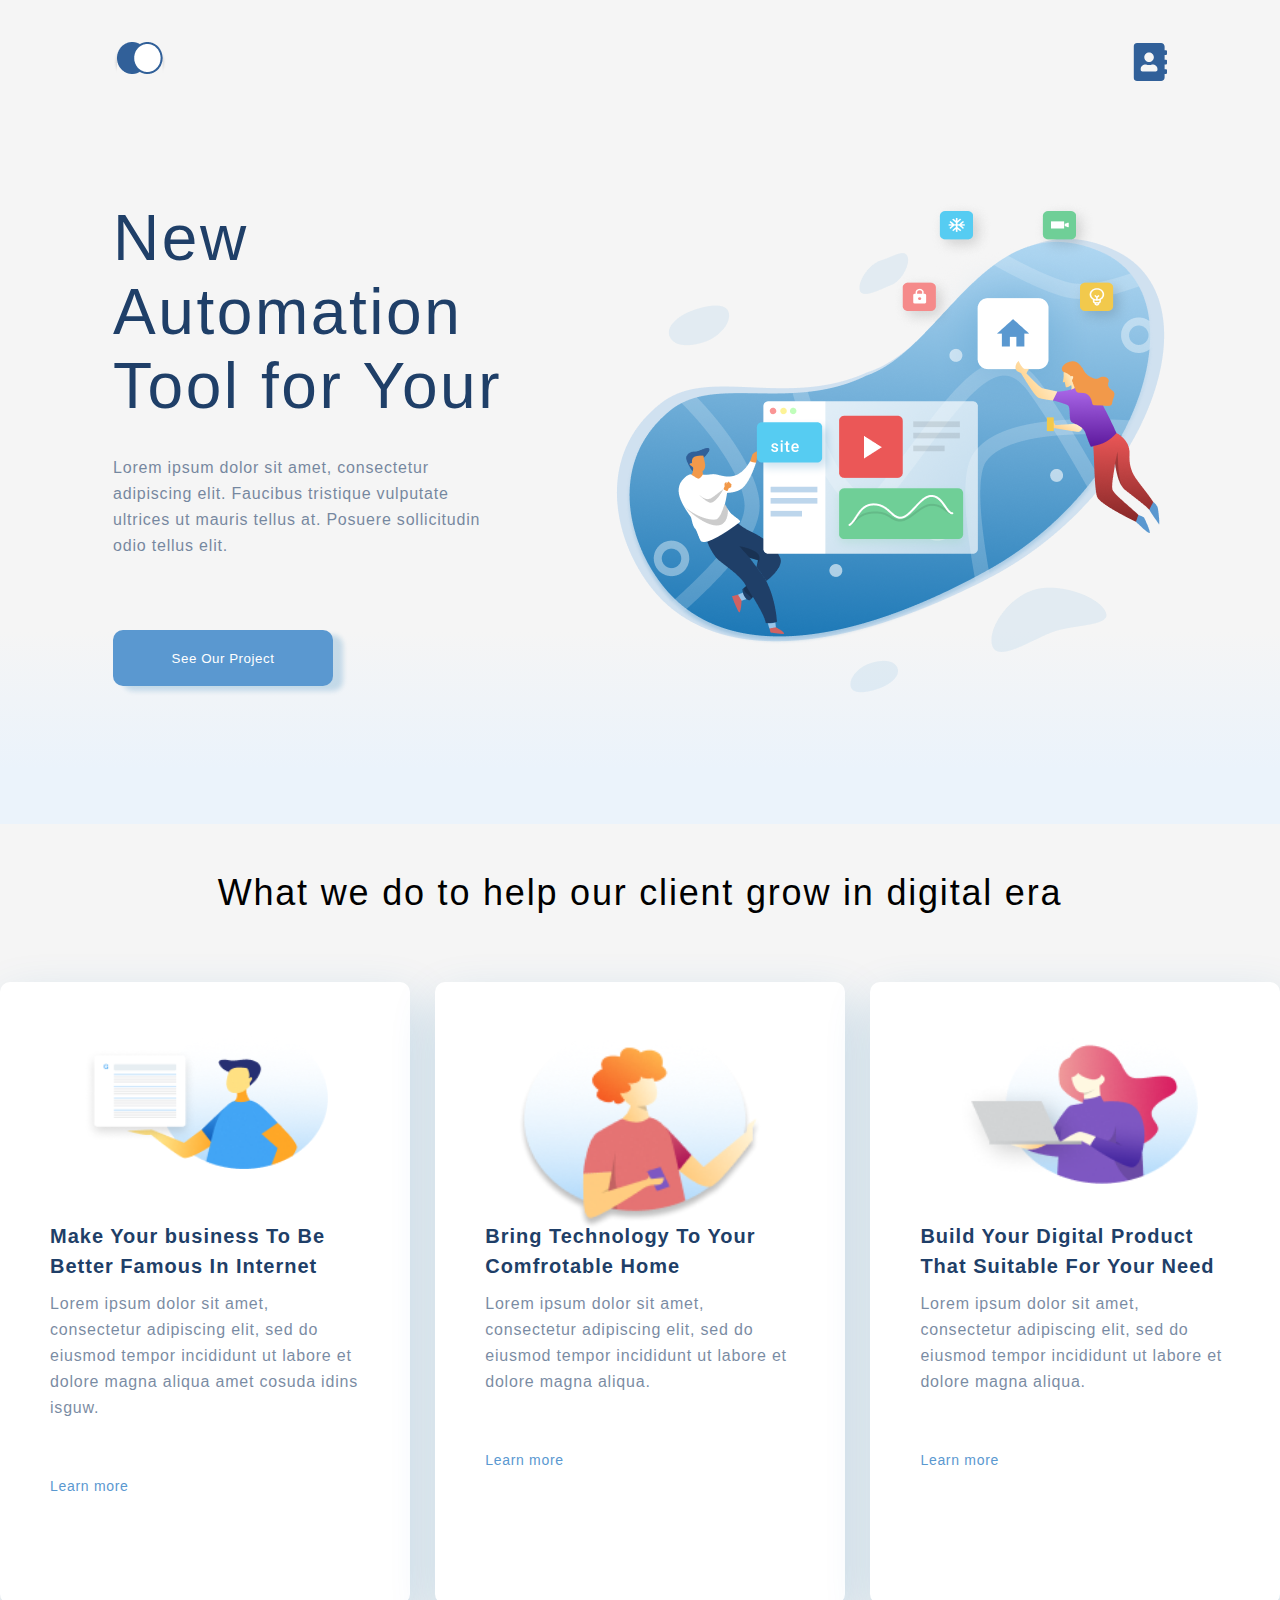
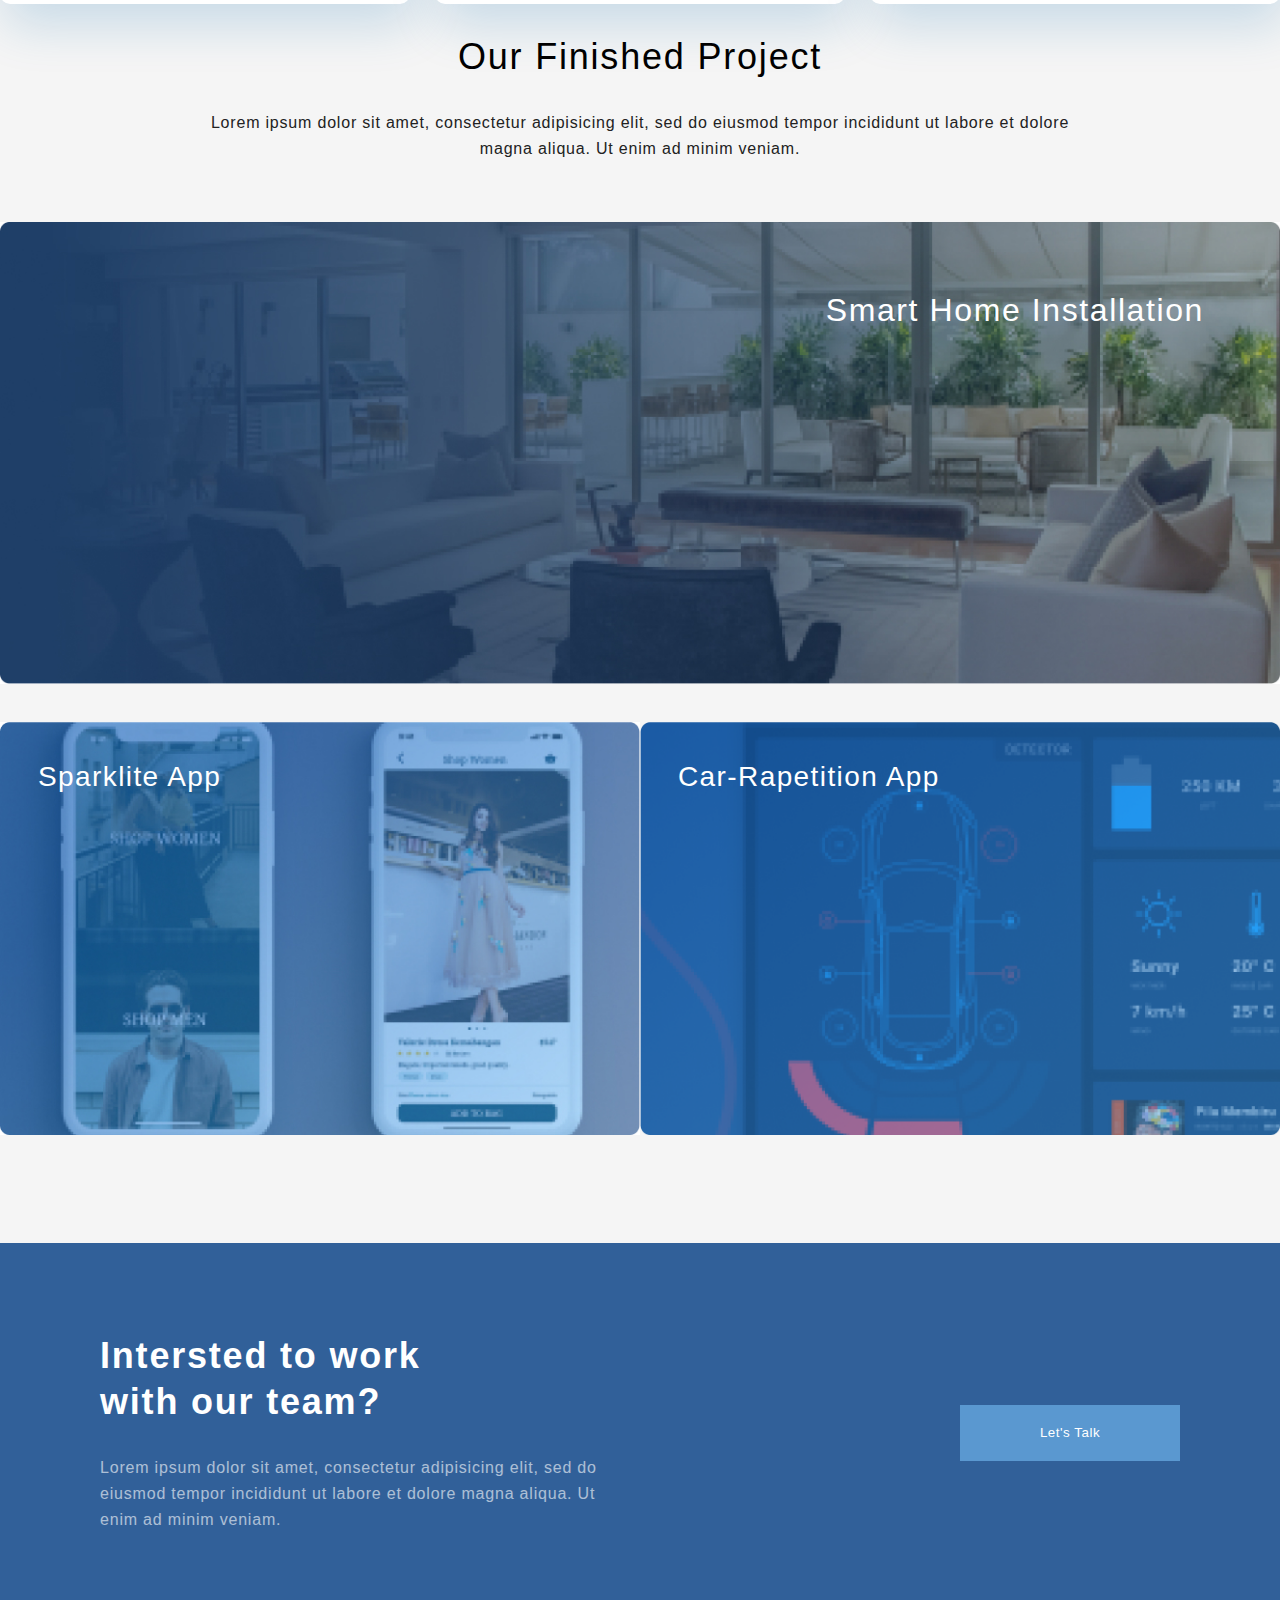
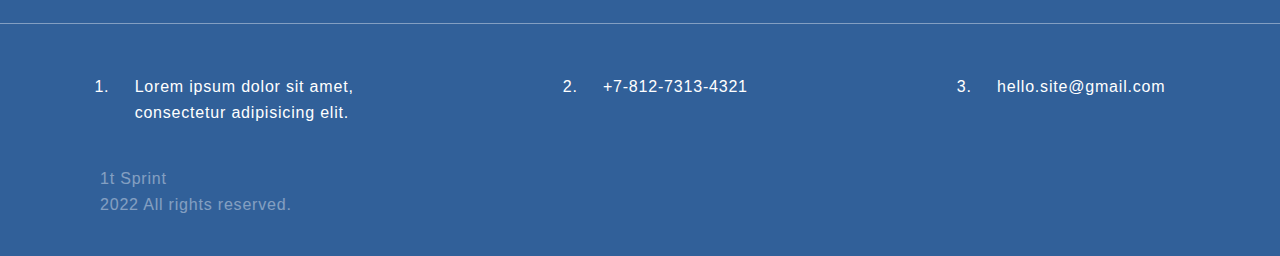
<file: Кросс-браузерная верстка/index.html>
<!DOCTYPE html>
<html lang="en">

<head>
    <meta charset="UTF-8">
    <meta http-equiv="X-UA-Compatible" content="IE=edge">
    <meta name="viewport" content="width=device-width, initial-scale=1.0">
    <title>Document</title>
    <link href="style.css" rel="stylesheet">

</head>

<body>
    <header class="header">
        <div class="header_box">
            <img class="header_img" src="img/Navigation.png" alt="button icon">
            <img class="header_img" src="img/address-book-solid 1.svg" alt="contact icon">
        </div>
    </header>

    <main class="main">
        <section class="top_section">
            <div class="top_box">
                <div class="top__content">
                    <h1 class="top___title">New Automation</h1>
                    <h1 class="top___title">Tool for Your</h1>
                    <p class="top___text">
                        Lorem ipsum dolor sit amet, consectetur adipiscing elit.
                        Faucibus tristique vulputate ultrices ut mauris
                        tellus at. Posuere sollicitudin odio tellus elit.
                    </p>
                    <button class="top___button">See Our Project</button>
                </div>
                <div><img class="top__image" src="img/illustration.png" alt="illustration"></div>

            </div>
        </section>

        <section class="do_section">
            <h2 class="do_title">What we do to help our client grow in digital era</h2>
            <div class="do_cardsbox">
                <div class="do_card">
                    <div class="do_card_imagebox">
                        <img class="do_card_image" src="img/1.png" alt="person image">
                    </div>

                    <div class="do_card_content">
                        <h3 class="do_card_content_title">Make Your business To Be Better Famous In Internet</h3>
                        <p class="do_card_content_text">
                            Lorem ipsum dolor sit amet, consectetur adipiscing elit, sed do eiusmod tempor incididunt ut
                            labore
                            et dolore magna aliqua amet cosuda idins isguw.
                        </p>
                        <a class="do_card_content_link" href="#">Learn more</a>
                    </div>

                </div>
                <div class="do_card">
                    <div class="do_card_imagebox">
                        <img class="do_card_image" src="img/Group 15.png" alt="person image">
                    </div>
                    <div class="do_card_content">
                        <h3 class="do_card_content_title">Bring Technology To Your Comfrotable Home</h3>
                        <p class="do_card_content_text">
                            Lorem ipsum dolor sit amet, consectetur adipiscing elit, sed do eiusmod tempor incididunt ut
                            labore
                            et dolore magna aliqua.
                        </p>
                        <a class="do_card_content_link" href="#">Learn more</a>
                    </div>
                </div>
                <div class="do_card">
                    <div class="do_card_imagebox">
                        <img class="do_card_image" src="img/2 20.png" alt="person image">
                    </div>
                    <div class="do_card_content">
                        <h3 class="do_card_content_title">Build Your Digital Product That Suitable For Your Need</h3>
                        <p class="do_card_content_text">
                            Lorem ipsum dolor sit amet, consectetur adipiscing elit, sed do eiusmod tempor incididunt ut
                            labore
                            et dolore magna aliqua.
                        </p>
                        <a class="do_card_content_link" href="#">Learn more</a>
                    </div>
                </div>
            </div>
        </section>

        <section class="project_section">
            <h2 class="project_title">Our Finished Project</h2>
            <p class="project_text">
                Lorem ipsum dolor sit amet, consectetur adipisicing elit, sed do eiusmod tempor incididunt ut labore et
                dolore
                magna aliqua. Ut enim ad minim veniam.
            </p>
            <div class="project_card_box">
                <img class="project_card_image" src="img/Mask Group1.jpg" alt="project picture">
                <p class="project_onecard_text">Smart Home Installation</p>
            </div>
            <div class="project_twocards">
                <div class="project_card_box">
                    <img class="project_card_image" src="img/Mask Group.jpg" alt="project picture">
                    <p class="project_twocard_text">Sparklite App</p>
                </div>
                <div class="project_card_box">
                    <img class="project_card_image" src="img/Mask Group.png" alt="project picture">
                    <p class="project_twocard_text">Car-Rapetition App</p>
                </div>
            </div>
        </section>
    </main>

    <footer class="footer">
        <div class="foooter_box">
            <div class="footer_top">
                <div class="footer_top_box">
                    <h2 class="footer_top_title">Intersted to work<br>with our team?</h2>
                    <p class="footer_top_text">
                        Lorem ipsum dolor sit amet, consectetur adipisicing elit, sed do eiusmod tempor incididunt ut labore
                        et dolore magna aliqua. Ut enim ad minim veniam.
                    </p>
                </div>
                <button class="footer_top_button">Let's Talk</button>
            </div>
            <ol class="footer_contacts">
                <li class="footer_contacts_item"><span class="footer_contacts_item_str">Lorem ipsum dolor sit
                        amet,</span><span class="footer_contacts_item_str">consectetur adipisicing elit.</span></li>
                <li class="footer_contacts_item">+7-812-7313-4321</li>
                <li class="footer_contacts_item">hello.site@gmail.com</li>

            </ol>
            <p class="footer_copyright">
                <span class="footer_copyright_line">1t Sprint</span>
                <span class="footer_copyright_line">2022 All rights reserved.</span>
            </p>
        </div>
    </footer>

</body>

</html>
</file>
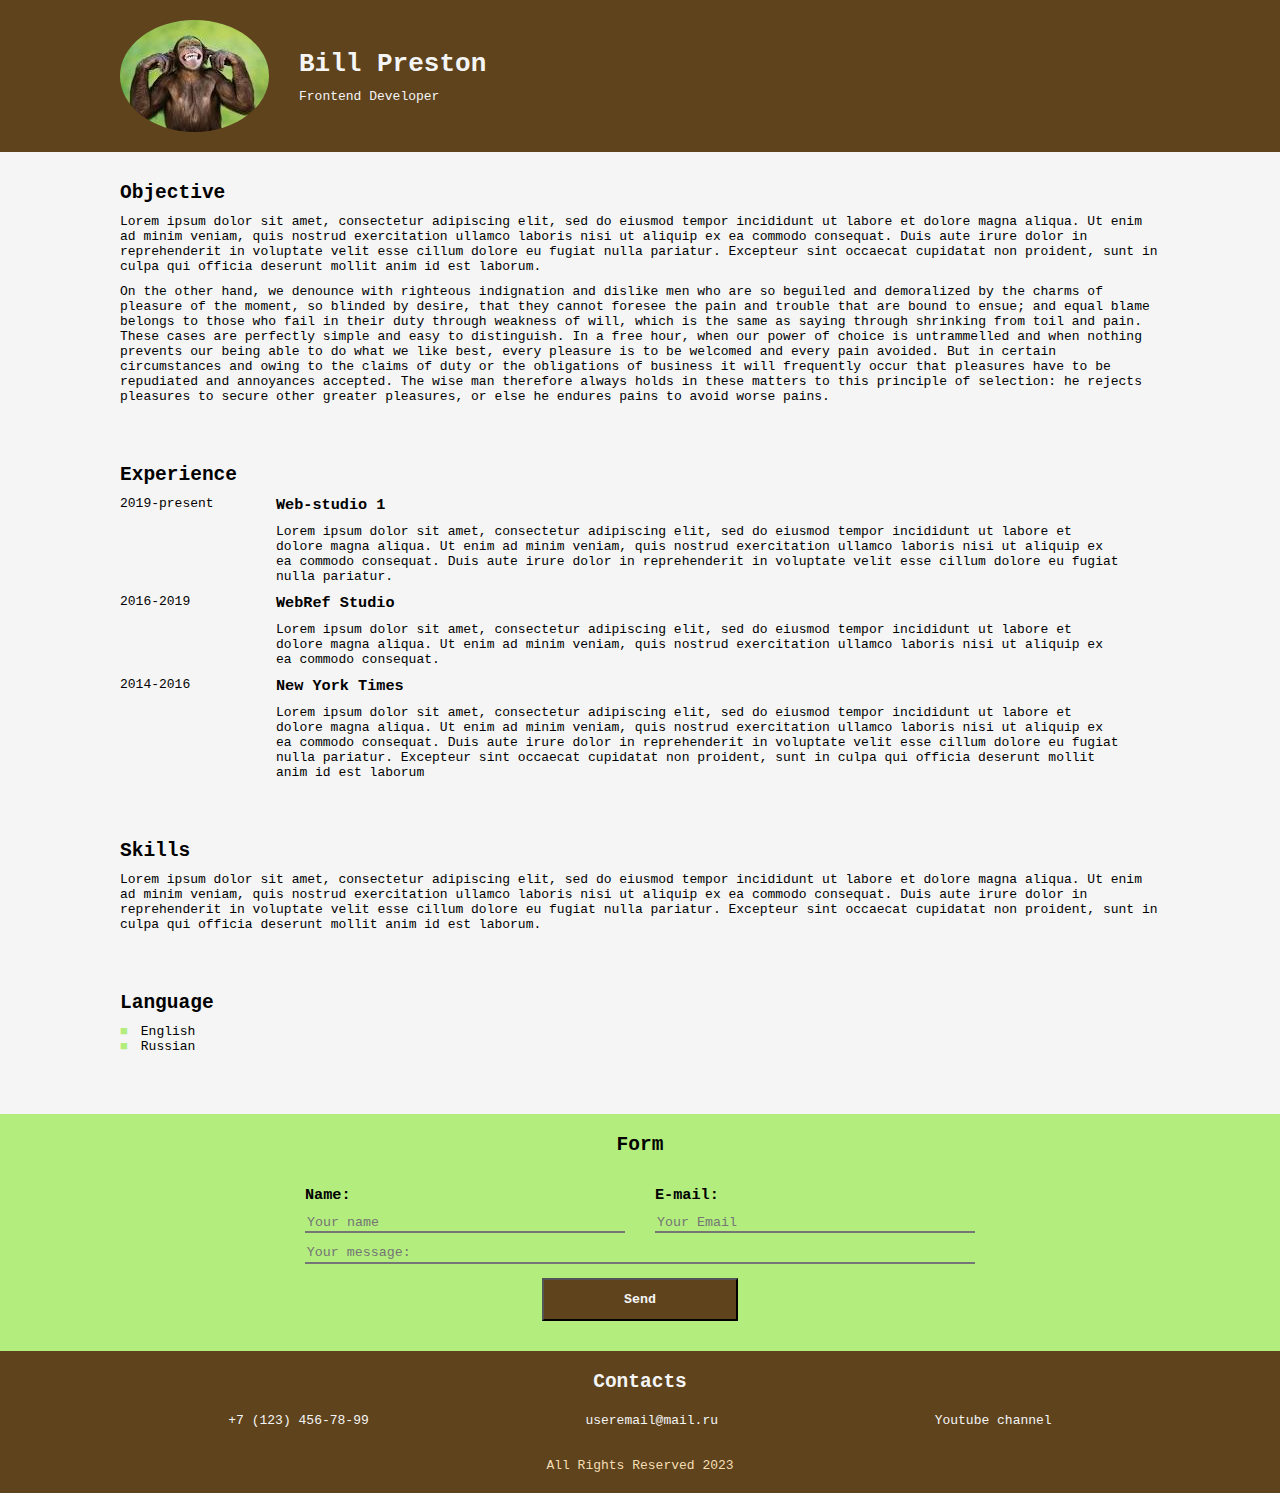
<file: Статическая верстка/index.html>
<!DOCTYPE html>
<html lang="en">

<head>
    <meta charset="UTF-8">
    <meta http-equiv="X-UA-Compatible" content="IE=edge">
    <meta name="viewport" content="width=device-width, initial-scale=1.0">
    <title>Document</title>
    <link rel="stylesheet" href="style.css">
</head>

<body>
    <header class="header">
        <div class="head_columns">
            <img class="head_avatar" src="img/heiter.jpg" alt="my avatar">
            <div class="head_name">
                <h1>Bill Preston</h1>
                <p>Frontend Developer</p>
            </div>
        </div>
    </header>

    <main class="main">
        <section class="section">
            <h2>Objective</h2>
            <p>
                Lorem ipsum dolor sit amet, consectetur adipiscing elit, sed do eiusmod tempor incididunt ut labore et
                dolore magna aliqua. Ut enim ad minim veniam, quis nostrud exercitation ullamco laboris nisi ut aliquip
                ex
                ea commodo consequat. Duis aute irure dolor in reprehenderit in voluptate velit esse cillum dolore eu
                fugiat
                nulla pariatur. Excepteur sint occaecat cupidatat non proident, sunt in culpa qui officia deserunt
                mollit
                anim id est laborum.
            </p>
            <p>
                On the other hand, we denounce with righteous indignation and dislike men who are so beguiled and
                demoralized by the charms of pleasure of the moment, so blinded by desire, that they cannot foresee the
                pain
                and trouble that are bound to ensue; and equal blame belongs to those who fail in their duty through
                weakness of will, which is the same as saying through shrinking from toil and pain. These cases are
                perfectly simple and easy to distinguish. In a free hour, when our power of choice is untrammelled and
                when
                nothing prevents our being able to do what we like best, every pleasure is to be welcomed and every pain
                avoided. But in certain circumstances and owing to the claims of duty or the obligations of business it
                will
                frequently occur that pleasures have to be repudiated and annoyances accepted. The wise man therefore
                always
                holds in these matters to this principle of selection: he rejects pleasures to secure other greater
                pleasures, or else he endures pains to avoid worse pains.
            </p>

        </section>

        <section class="section">
            <h2>Experience</h2>
            <div class="exp_row">
                <div class="exp_column1">
                    <p>2019-present</p>
                </div>

                <div class="exp_column2">
                    <h3>Web-studio 1</h3>

                    <p>
                        Lorem ipsum dolor sit amet, consectetur adipiscing elit, sed do eiusmod tempor incididunt ut
                        labore
                        et
                        dolore
                        magna aliqua. Ut enim ad minim veniam, quis nostrud exercitation ullamco laboris nisi ut aliquip
                        ex
                        ea
                        commodo consequat. Duis aute irure dolor in reprehenderit in voluptate velit esse cillum dolore
                        eu
                        fugiat
                        nulla pariatur.
                    </p>
                </div>
            </div>
            <div class="exp_row">
                <div class="exp_column1">
                    <p>2016-2019</p>
                </div>
                <div class="exp_column2">
                    <h3>WebRef Studio</h3>

                    <p>
                        Lorem ipsum dolor sit amet, consectetur adipiscing elit, sed do eiusmod tempor incididunt ut
                        labore
                        et
                        dolore magna aliqua. Ut enim ad minim veniam, quis nostrud exercitation ullamco laboris nisi ut
                        aliquip
                        ex
                        ea commodo consequat.
                    </p>
                </div>
            </div>
            <div class="exp_row">
                <div class="exp_column1">
                    <p>2014-2016</p>
                </div>
                <div class="exp_column2">
                    <h3>New York Times</h3>

                    <p>
                        Lorem ipsum dolor sit amet, consectetur adipiscing elit, sed do eiusmod tempor incididunt ut
                        labore
                        et
                        dolore magna aliqua. Ut enim ad minim veniam, quis nostrud exercitation ullamco laboris nisi ut
                        aliquip
                        ex
                        ea commodo consequat. Duis aute irure dolor in reprehenderit in voluptate velit esse cillum
                        dolore
                        eu
                        fugiat
                        nulla pariatur. Excepteur sint occaecat cupidatat non proident, sunt in culpa qui officia
                        deserunt
                        mollit
                        anim id est laborum
                    </p>
                </div>
            </div>
        </section>

        <section class="section">
            <h2>Skills</h2>
            <p>
                Lorem ipsum dolor sit amet, consectetur adipiscing elit, sed do eiusmod tempor incididunt ut labore et
                dolore magna aliqua. Ut enim ad minim veniam, quis nostrud exercitation ullamco laboris nisi ut aliquip
                ex
                ea commodo consequat. Duis aute irure dolor in reprehenderit in voluptate velit esse cillum dolore eu
                fugiat
                nulla pariatur. Excepteur sint occaecat cupidatat non proident, sunt in culpa qui officia deserunt
                mollit
                anim id est laborum.
            </p>
        </section>

        <section class="section lang_section">
            <h2>Language</h2>
            <ul>
                <li class="lang_item">English</li>
                <li class="lang_item">Russian</li>
            </ul>
        </section>

        <form class="form">
            <section class="form_section">
                <h2 class="form_subtitle">Form</h2>
                <div class="form_details">
                    <div>
                        <h3 class="form_text">Name:</h3>
                        <p><input type="text" placeholder="Your name" class="form_areas"></p>
                    </div>
                    <div class="form_mail">
                        <h3 class="form_text">E-mail:</h3>
                        <p><input type="email" placeholder="Your Email" class="form_areas"></p>
                    </div>
                </div>
                <p><textarea rows="1" cols="45" placeholder="Your message:"
                        class="form_areas form_area_message"></textarea>
                </p>
                <p><button class="form_button" type="submit">Send</button></p>
            </section>
        </form>
    </main>

    <footer class="footer">
        <div class="foot_section">
            <h2 class="foot_subtitle">Contacts</h2>
            <ul class="foot_contacts">
                <li><a class="foot_contact_link" href="">+7 (123) 456-78-99</a></li>
                <li><a class="foot_contact_link" href="">useremail@mail.ru</a></li>
                <li><a class="foot_contact_link" href="">Youtube channel</a></li>
            </ul>
            <p class="foot_copyright">All Rights Reserved 2023</p>
        </div>
    </footer>

</body>

</html>
</file>
<file: Кросс-браузерная верстка/style.css>
* {
    margin: 0;
    padding: 0;
}

.header {
    background-color: #F5F5F5;
    display: flex;
    justify-content: space-between;

    /* height: 70px; */
}
.header_box {
    width: 1366px;
    margin: auto;
    padding: 34px 113px 111px 113px;
    display: flex;
    justify-content: space-between;
}

.header_img {
    transition: all 0.5s;
}

.header_img:hover {
    scale: 1.1;
    filter:invert(0.2);
}


.main {
    margin: auto;
    background-color: #F5F5F5;
    font-family: 'Roboto', sans-serif;
    font-style: normal;
    font-weight: 400;
    font-size: 16px;
    line-height: 26px;
    padding-bottom: 100px;
}


/* TOP SECTION */

.top_section {
    max-width: 1366px;
    margin: auto;
    background: linear-gradient(0deg, #EBF3FB 8.84%, rgba(152, 195, 232, 0) 31.12%);
    display: relative;
}

.top_box {
    position: relative;
    display: flex;
    justify-content: space-between;
    padding: 0 113px 93px 113px;
    margin-bottom: 46px;
}

.top__content {
    width: 45%;
}

.top___title {
    color: #1F3F68;
    font-weight: 300;
    font-size: 64px;
    line-height: 74px;

    letter-spacing: 0.04em;
}

.top___title:hover {
    color: #0e0e0e;
    font-weight: 400;
}

.top___text {
    margin: 32px 0 71px 0;
    width: 80%;

    letter-spacing: 0.05em;

    color: #1F3F68;

    opacity: 0.6;
}

.top___text:hover {
    opacity: 0.9;
}

.top___button {
    color: #FFF;
    background-color: #5A98D0;
    border: none;
    border-radius: 10px;
    width: 220px;
    height: 56px;

    text-align: center;
    letter-spacing: 0.04em;
    box-shadow: 10px 5px 5px rgba(16, 112, 177, 0.2);

    transition: all 0.5s;
}
.top___button:hover {
    scale: 1.1;
    background-color:#1F3F68;
    color: aqua;
}

.top__image {
    width: 100%;
    margin-bottom: 30px;
}

/* DO SECTION */

.do_section {
    max-width: 1366px;
    margin: auto;
}

.do_title {
    text-align: center;
    margin-bottom: 66px;

    font-weight: 300;
    font-size: 36px;
    line-height: 46px;

    text-align: center;
    letter-spacing: 0.05em;
}

.do_title:hover {
    font-weight: 600;
}

.do_cardsbox {
    display: flex;
    justify-content: space-between;
}

.do_card {
    width: 32%;
    background: #FFFFFF;
    
    box-shadow: 5px 20px 50px rgba(16, 112, 177, 0.2);
    border-radius: 10px;

    transition: all 0.5s;
}
.do_card:hover {
    scale:1.05;
    background-color: rgb(242, 255, 255);
}

.do_card_imagebox {
    text-align: center;
    height: 31%;
}
.do_card_image {
    margin-top: 45px;
    width: 60%;
}

.do_card_content {
    text-align: left;
    position: relative;
    margin: 46px 50px;
    padding-bottom: 100px;
}

.do_card_content_title {
    margin-bottom: 10px;

    font-size: 20px;
    line-height: 30px;

    letter-spacing: 0.05em;

    color: #1F3F68;
}

.do_card_content_text {
    letter-spacing: 0.05em;

    color: #1F3F68;

    opacity: 0.6;
}

.do_card_content_link {
    position: absolute;
    bottom: 20px;

    text-decoration: none;

    font-size: 14px;
    line-height: 30px;

    letter-spacing: 0.05em;

    color: #5A98D0;
}

/* PROJECT */

.project_section {
    max-width: 1366px;
    margin: auto;
    text-align: center;
}

.project_title {
    margin: 30px;

    font-weight: 300;
    font-size: 36px;
    line-height: 46px;

    letter-spacing: 0.05em;

    transition: all 0.5s;

    -webkit-transition-delay: 0.5s;
    -moz-transition-delay: 0.5s;
    -o-transition-delay: 0.5s;
    -ms-transition-delay: 0.5s;
    transition-delay: 0.5s;

}
.project_title:hover {
    -moz-transform: rotate(360deg);
    -webkit-transform: rotate(360deg);
    -o-transform: rotate(360deg);
    -ms-transform: rotate(360deg);
    transform: rotate(360deg);


}
.project_text {
    max-width: 900px;
    margin: auto;
    margin-bottom: 60px;
    
    letter-spacing: 0.05em;
    
    color: #222222;

    transition: all 0.5s;
}
.project_text:hover {
    -moz-transform: skewX(20grad);
    -webkit-transform: skewX(20grad);
    -o-transform: skewX(20grad);
    -ms-transform: skewX(20grad);
    transform: skewX(20grad);
}

.project_card_box{
    position: relative;

    transition: all 0.5s;
}
.project_card_box:hover {
    transform: translate(0, -7%);
    scale: 1.02;
}

.project_onecard_text {
    position: absolute;
    top: 65px;
    right: 76px;

    font-size: 32px;
    line-height: 46px;

    text-align: right;
    letter-spacing: 0.05em;

    color: #FFFFFF;
}

.project_twocard_text {
    position: absolute;
    top: 32px;
    left: 38px;

    font-size: 28px;
    line-height: 46px;
    
    letter-spacing: 0.05em;
    
    color: #FFFFFF;
}

.project_card_image {
    width: 100%;
}

.project_twocards {
    display: flex;
    justify-content: space-between;

    margin-top: 30px;
}

/* FOOTER */

.footer {
    background: #316099;

    font-family: 'Roboto', sans-serif;
    font-style: normal;
    font-weight: 400;
    font-size: 16px;
    line-height: 26px;
}

.foooter_box {
    max-width: 1366px;
    margin: auto;
}

.footer_top {

    display: flex;
    justify-content: space-between;

    border-bottom: 1px solid rgba(255, 255, 255, 0.4);
}

.footer_top_box {
    margin: 90px 100px;
}

.footer_top_title {
    margin-bottom: 30px;

    font-size: 36px;
    line-height: 46px;

    letter-spacing: 0.05em;

    color: #FFFFFF;
}

.footer_top_text {
    max-width: 500px;

    letter-spacing: 0.05em;

    color: #FFFFFF;

    opacity: 0.6;
}

.footer_top_button {
    margin: auto 100px;

    color: #FFF;
    background-color: #5A98D0;
    border: none;
    width: 220px;
    height: 56px;

    text-align: center;
    letter-spacing: 0.04em;

    transition: all 0.5s;
}
.footer_top_button:hover {
    scale: 1.1;
    background-color:#1F3F68;
    color: aqua;
    border: 2px solid #14294494;
}

.footer_contacts {
    display: flex;
    justify-content: space-around;

    margin-top: 50px;
    margin-bottom: 40px;

    letter-spacing: 0.05em;

    color: #FFFFFF;
}

.footer_contacts_item {
    padding-left: 20px;
}

.footer_contacts_item_str {
    display: block;
}

.footer_copyright {
    margin-left: 100px;
    padding-bottom: 38px;

    letter-spacing: 0.05em;

    color: #FFFFFF;

    opacity: 0.4;
}

.footer_copyright_line {
    display: block;
}




@media (max-width: 768px) {

    .header_box {
        padding: 34px 40px 90px 40px;
    }

    .top__image {
        position: absolute;
        width: 47%;
        left: 50%;
        top: 40%;
    }
    .top__content {
        width: 100%;
    }

    .top___title {
        font-size: 50px;
    }

    .top_box {
        padding: 0 40px 80px 40px;
    }

    
    .do_cardsbox {
        flex-direction: column;
        align-items: center;
    }
    .do_card {
        width: 50%;
        margin-bottom: 20px;
    }
    .project_text {
        max-width: 520px;
    }
    .project_card_box {
        margin: 10px;
    }

    .footer_top_box {
        margin: 90px 0px 90px 90px;
    }
    .footer_contacts {
        flex-direction: column;
        margin-left: 110px;
    }
    .footer_copyright {
        margin-left: 90px;
    }
    .footer_contacts_item_str {
        display:inline;
    }

}

@media (max-width: 376px) {
    .header_box {
        padding: 25px 20px 36px 20px;
    }

    .top__image {
        display: none;
    }

    .top_box {
        padding: 17px;
        text-align: center;
    }

    .top___text {
        width: 100%;
        margin: 10px 0 32px 0;
    }

    .top___title {
        font-size: 32px;
        line-height: 38px;
    }

    .top___button {
        height: 27px;
        width: 108px;
        font-size: 12px;
        font-weight: 400;
        line-height: 26px;
        letter-spacing: 0em;
    }

    .do_title {
        font-size: 24px;
        font-weight: 300;
        line-height: 28px;
        letter-spacing: 0em;
        max-width: 340px;
        margin: 0 auto 66px auto;

    }

    .do_card {
        width: 95%;
        margin-bottom: 20px;
    }

    .do_card_content {
        margin: 5px 30px;
        padding-bottom: 70px;
    }

    .project_title {
        font-size: 24px;
        font-weight: 300;
        line-height: 28px;
        letter-spacing: 0em;

    }

    .project_onecard_text {
        font-size: 16px;
        font-weight: 400;
        line-height: 19px;
        letter-spacing: 0em;
        text-align: right;
        top:16px;
        right: 16px;
        
    }

    .project_twocards {
        flex-direction: column;
    }

    .project_twocard_text {
        font-size: 16px;
        font-weight: 400;
        line-height: 19px;
        letter-spacing: 0em;
        text-align: right;
        top:20px;
        left: 16px;
    }

    .footer_top {
        flex-direction: column;
        align-items: center;
    }

    .footer_top_title {
        font-size: 24px;
        font-weight: 400;
        line-height: 28px;
        letter-spacing: 0em;
        text-align: center;
    }

    .footer_top_box {
        margin: 16px;
    }

    .footer_top_text {
        text-align: center;
    }

    .footer_top_button {
        margin: 10px 0 40px 0;
        height: 31px;
        width: 108px;
    }

    .footer_contacts {
        flex-direction: column;
        margin-left: 45px;
    }
    .footer_copyright {
        margin: 0;
        text-align: center;
        
    }

}
</file>
<file: Статическая верстка/style.css>
* {
    margin: 0;
    font-family: monospace;
}

p {
    margin-top: 10px;
}

h2 {
    margin-top: 10px;
}

h3 {
    margin-top: 10px;
}

ul {
    list-style: none;
    padding: 0;
    margin-top: 10px;
}

/* HEADER */

.header {
    background-color: rgb(94, 67, 29);
    color: whitesmoke;
}

.head_columns {
    padding: 20px 8px 20px 8px;
    margin-left: auto;
    margin-right: auto;
    max-width: 80em;
    display: flex;
    align-items: center;
}

.head_avatar {
    border-radius: 50%;
}

.head_name {
    margin-left: 30px;
}

/* CONTENT */

.main {
    background-color: whitesmoke;
    color: black;
}

.section {
    padding: 20px 8px 20px 8px;
    margin-left: auto;
    margin-right: auto;
    max-width: 80em;
    margin-bottom: 10px;
}

.exp_row {
    display: flex;
}

.exp_column1 {
    width: 12em;
}

.exp_column2 {
    width: 65em;
}

.lang_section {
    margin-bottom: 40px;
}

.lang_item:before {
    content: "■";
    margin-right: 1em;
    color: rgb(178, 237, 126);
}

/* .lang_item {
    list-style: square;
} */

/* FORM */

.form {
    background-color: rgb(178, 237, 126);
    display: flex;
    flex-direction: column;
    text-align: center;
}

.form_section {
    padding: 20px 8px 20px 8px;
    margin-left: auto;
    margin-right: auto;
    max-width: 80em;
    margin-bottom: 10px;
}

.form_subtitle {
    margin-top: 0px;
    margin-bottom: 20px;
}

.form_details {
    display: flex;
    justify-content: center;
}

.form_text {
    text-align: start;
}

.form_mail {
    margin-left: 30px;
}

.form_areas {
    resize: none;
    background: none;
    outline: none;
    border-left: 0;
    border-right: 0;
    border-top: 0;
    border-bottom-width: 2px;
    width: 23.7em;
}

.form_area_message {
    width: 50em;
}

.form_button {
    background-color: rgb(94, 67, 29);
    color: whitesmoke;
    padding: 1.5ch;
    padding-left: 10ch;
    padding-right: 10ch;
    font-weight: bolder;
}

.form_button:hover {
    background-color: rgb(70, 46, 11);
}

/* FOOTER */

.footer {
    background-color: rgb(94, 67, 29);
    color: whitesmoke;
    text-align: center;
}

.foot_section {
    padding: 20px 8px 20px 8px;
    margin-left: auto;
    margin-right: auto;
    max-width: 80em;
}

.foot_subtitle {
    margin-top: 0px;
    margin-bottom: 20px;
}

.foot_contacts {
    display: flex;
    justify-content: space-around;
}

.foot_contact_link {
    color: whitesmoke;
    text-decoration: none;
}

.foot_copyright {
    color: wheat;
    margin-top: 30px;
}
</file>
